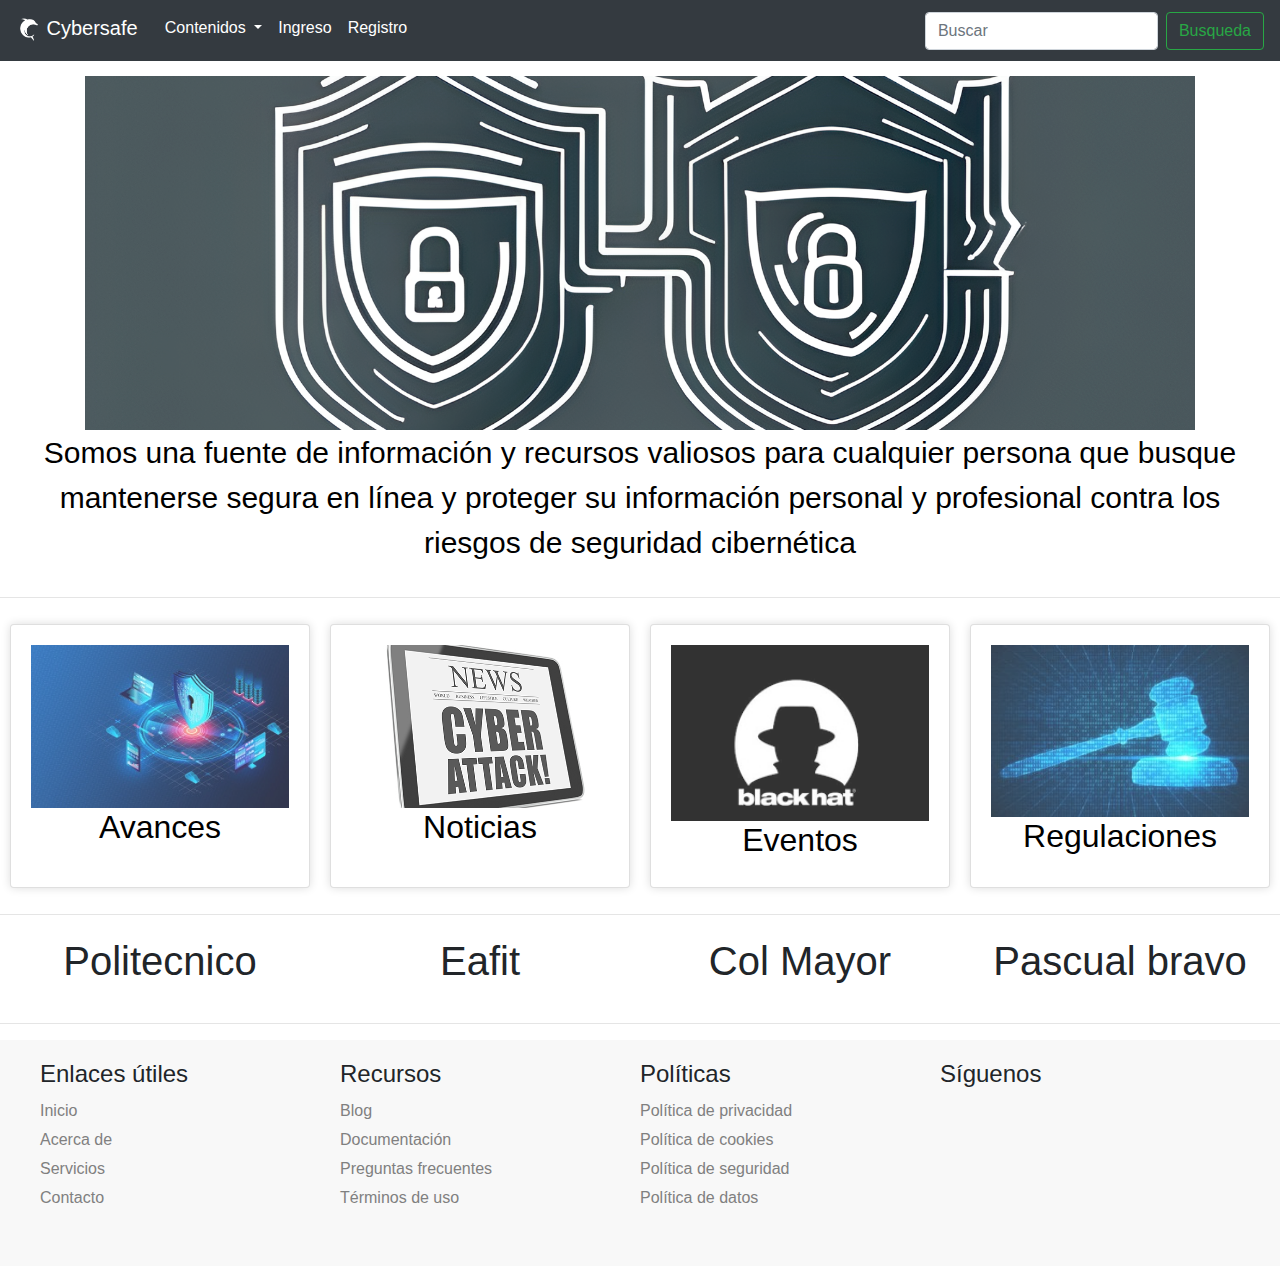
<file: index.html>
<!DOCTYPE html>
<html lang="en">

<head>
    <meta charset="UTF-8">
    <meta http-equiv="X-UA-Compatible" content="IE=edge">
    <meta name="viewport" content="width=device-width, initial-scale=1.0">
    <link rel="stylesheet" href="style.css">
    <link rel="icon" href="images/favicon.ico" type="image/x-icon">
    <link rel="stylesheet" href="https://cdnjs.cloudflare.com/ajax/libs/font-awesome/4.7.0/css/font-awesome.min.css">
     <!-- Bootstrap CSS -->
     <link rel="stylesheet" href="https://cdn.jsdelivr.net/npm/bootstrap@4.0.0/dist/css/bootstrap.min.css" integrity="sha384-Gn5384xqQ1aoWXA+058RXPxPg6fy4IWvTNh0E263XmFcJlSAwiGgFAW/dAiS6JXm" crossorigin="anonymous">
    <title>Cybersafe-educa</title>
</head>

<body>
    <!--
    <header class="encabezado">
        <div class="izquierda">
            <div class="logo">
                <img src="/images/Logo_cybersecurity.png" alt="Logo">
            </div>
            <div class="busqueda">
                <input type="text" class="campo-busqueda" placeholder="Buscar...">
                <button class="boton-busqueda">
                    <img src="/images/lupa.png" alt="Buscar">
                </button>
            </div>
        </div>
        <div class="derecha">
            <a href="" class="texto">INICIO</a>
            <a class="texto">AMENAZAS</a>
            <a class="texto">VIDEOS</a>
            <a class="texto">MI CUENTA</a>
        </div>
    </header>
    -->
    
    <!-- NAV BAR -->
    <nav class="navbar navbar-expand-lg navbar-dark bg-dark">
        <a class="navbar-brand" href="#" style="width: 10%; margin-bottom: auto;">
            
            <img src="images/main-logo.png" alt="texto alternativo de la imagen" style="width: 20%;">
            Cybersafe
        </a>
        <button class="navbar-toggler" type="button" data-toggle="collapse" data-target="#navbarSupportedContent" aria-controls="navbarSupportedContent" aria-expanded="false" aria-label="Toggle navigation">
          <span class="navbar-toggler-icon"></span>
        </button>
      
        <div class="collapse navbar-collapse" id="navbarSupportedContent">
          <ul class="navbar-nav mr-auto">
            <li class="nav-item dropdown active">
                <a class="nav-link dropdown-toggle" href="#" id="navbarDropdown" role="button" data-toggle="dropdown" aria-haspopup="true" aria-expanded="false">
                  Contenidos
                </a>
                <div class="dropdown-menu" aria-labelledby="navbarDropdown">
                  <a class="dropdown-item" href="#">Action</a>
                  <a class="dropdown-item" href="#">Another action</a>
                  <div class="dropdown-divider"></div>
                  <a class="dropdown-item" href="#">Something else here</a>
                </div>
              </li>
            <li class="nav-item active">
              <a class="nav-link" href="#">Ingreso</a>
            </li>
            <li class="nav-item active">
              <a class="nav-link" href="#">Registro</a>
            </li>
          </ul>
          <form class="form-inline my-2 my-lg-0">
            <input class="form-control mr-sm-2" type="search" placeholder="Buscar" aria-label="Search">
            <button class="btn btn-outline-success my-2 my-sm-0" type="submit">
                <!--<img src="images/buscar-nav.png" alt="texto alternativo de la imagen" style="height: auto;">-->
                Busqueda
            </button>
          </form>
        </div>
      </nav>

    <div class="container">
        <img id="image-banner" src="images/ia1.png" alt="texto alternativo de la imagen">
    </div>
    <div class="info1">
        <p class="info">Somos una fuente de información y recursos valiosos para cualquier persona que busque
            mantenerse segura en línea y proteger su información personal y profesional contra los
            riesgos de seguridad cibernética
        </p>
    </div>

    <hr>
    <div id="cards-container">
        <div class="card">
            <a href="https://www.wikipedia.org/"><img class="tamaño" src="images/ADVANCES_300_200.jpg"
                    alt="texto alternativo de la imagen"></a>
            <h2 class="alinear"><a class="subtitulos" href="https://www.wikipedia.org/">Avances </a></h2>
        </div>
        <div class="card">
            <a href=""><img class="tamaño" src="images/cybersecurity-news.jpg" 
                alt="texto alternativo de la imagen"></a>
            <h2 class="alinear"><a class="subtitulos" href="">Noticias </a></h2>
        </div>
        <div class="card">
            <a href=""><img class="tamaño" src="images/EVENTOS_300_200.jpg" 
                alt="texto alternativo de la imagen"></a>
            <h2 class="alinear"><a class="subtitulos" href="">Eventos </a></h2>
        </div>
        <div class="card">
            <a href=""><img class="tamaño" src="images/cybersecurity_laws-300x200.jpg" 
                alt="texto alternativo de la imagen"></a>
            <h2 class="alinear"><a class="subtitulos" href="">Regulaciones </a></h2>
        </div>
    </div>
    <hr>
    <div class="aliados">
        <div class="texto-centrado">
            <p>Politecnico</p>
        </div>
        <div class="texto-centrado">
            <p>Eafit</p>
        </div>
        <div class="texto-centrado">
            <p>Col Mayor</p>
        </div>
        <div class="texto-centrado">
            <p>Pascual bravo</p>
        </div>
    </div>
    <hr>
    <footer class="footer">
        <div class="contenedor">
            <div class="footer-row">
                <div class="footer-column">
                    <h4>Enlaces útiles</h4>
                    <ul>
                        <li><a href="#">Inicio</a></li>
                        <li><a href="#">Acerca de</a></li>
                        <li><a href="#">Servicios</a></li>
                        <li><a href="#">Contacto</a></li>
                    </ul>
                </div>
                <div class="footer-column">
                    <h4>Recursos</h4>
                    <ul>
                        <li><a href="#">Blog</a></li>
                        <li><a href="#">Documentación</a></li>
                        <li><a href="#">Preguntas frecuentes</a></li>
                        <li><a href="#">Términos de uso</a></li>
                    </ul>
                </div>
                <div class="footer-column">
                    <h4>Políticas</h4>
                    <ul>
                        <li><a href="#">Política de privacidad</a></li>
                        <li><a href="#">Política de cookies</a></li>
                        <li><a href="#">Política de seguridad</a></li>
                        <li><a href="#">Política de datos</a></li>
                    </ul>
                </div>
                <div class="footer-column">
                    <h4>Síguenos</h4>
                    <ul class="social-media">
                        <li><a href="#"><i class="fab fa-facebook"></i></a></li>
                        <li><a href="#"><i class="fab fa-twitter"></i></a></li>
                        <li><a href="#"><i class="fab fa-instagram"></i></a></li>
                        <li><a href="#"><i class="fab fa-linkedin"></i></a></li>
                    </ul>
                </div>
            </div>
        </div>
    </footer>

    <script src="https://code.jquery.com/jquery-3.2.1.slim.min.js" integrity="sha384-KJ3o2DKtIkvYIK3UENzmM7KCkRr/rE9/Qpg6aAZGJwFDMVNA/GpGFF93hXpG5KkN" crossorigin="anonymous"></script>
    <script src="https://cdn.jsdelivr.net/npm/popper.js@1.12.9/dist/umd/popper.min.js" integrity="sha384-ApNbgh9B+Y1QKtv3Rn7W3mgPxhU9K/ScQsAP7hUibX39j7fakFPskvXusvfa0b4Q" crossorigin="anonymous"></script>
    <script src="https://cdn.jsdelivr.net/npm/bootstrap@4.0.0/dist/js/bootstrap.min.js" integrity="sha384-JZR6Spejh4U02d8jOt6vLEHfe/JQGiRRSQQxSfFWpi1MquVdAyjUar5+76PVCmYl" crossorigin="anonymous"></script>
</body>

</html>
</file>
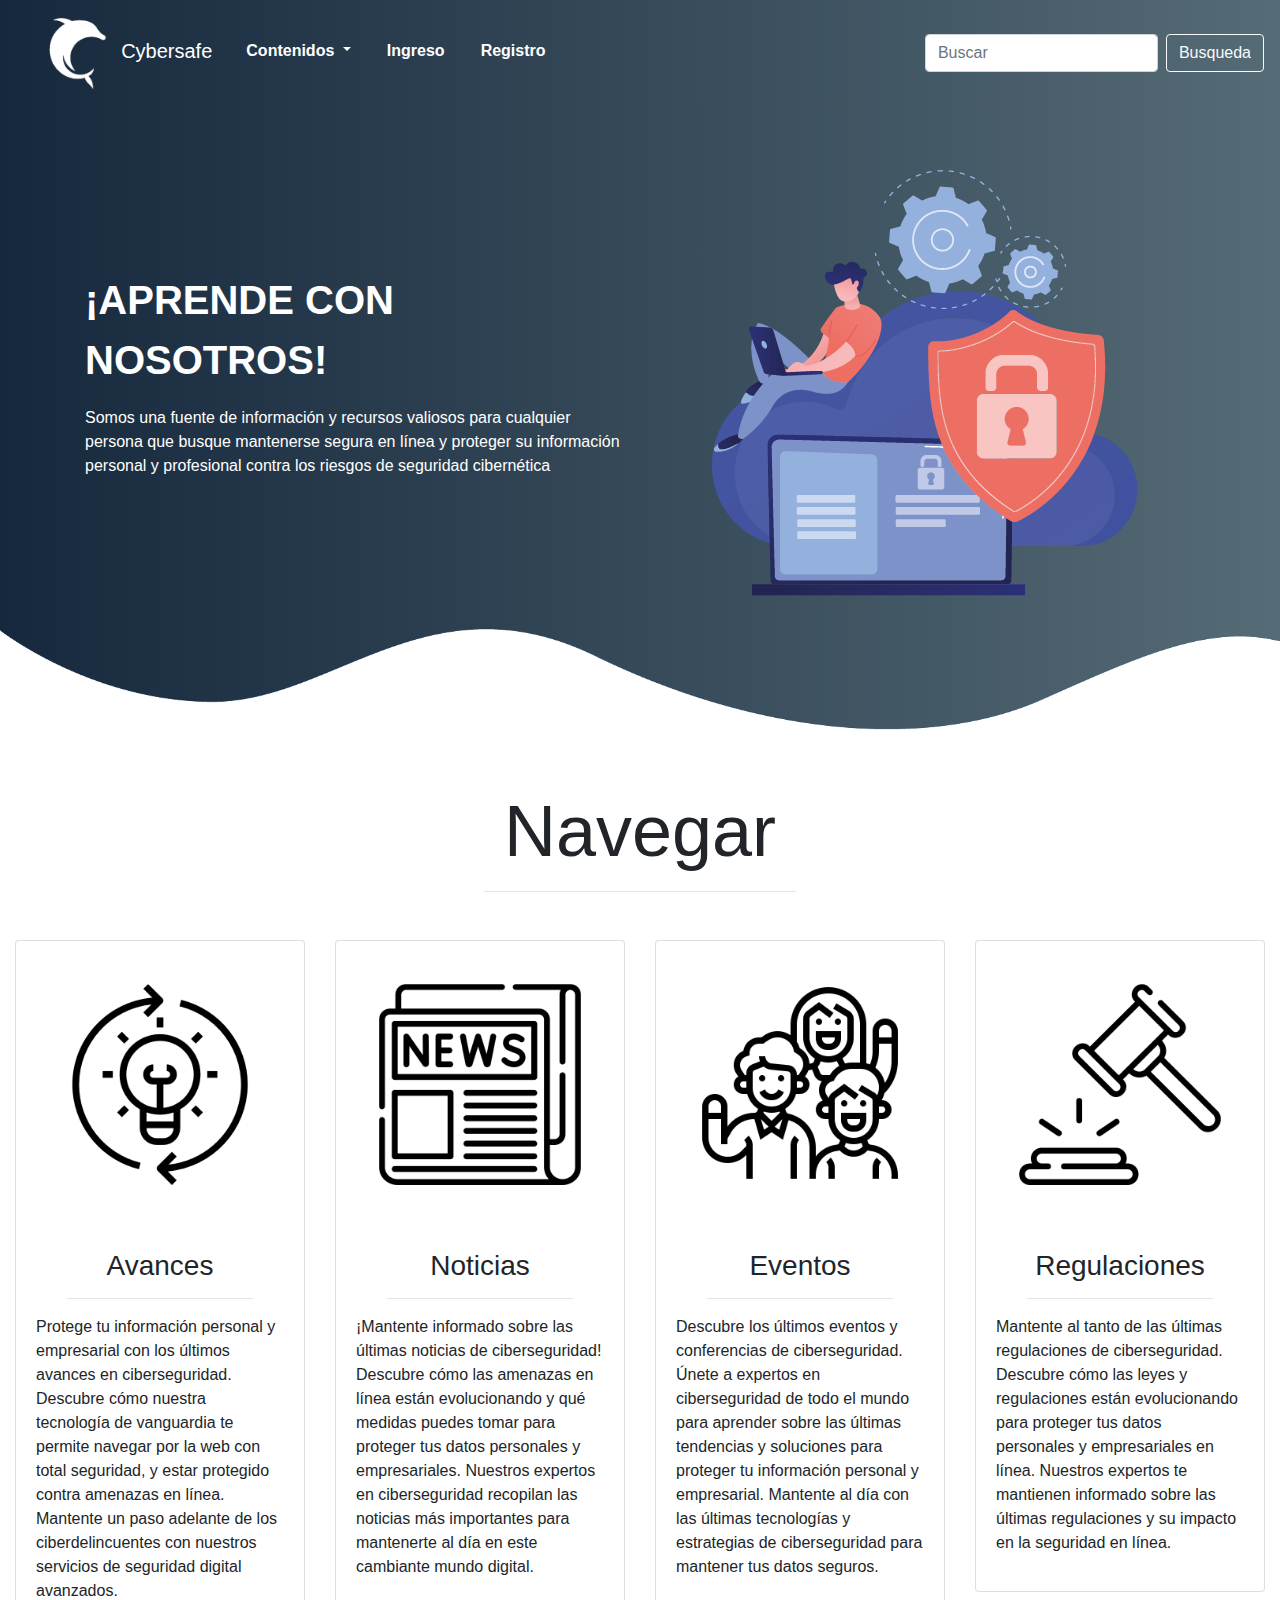
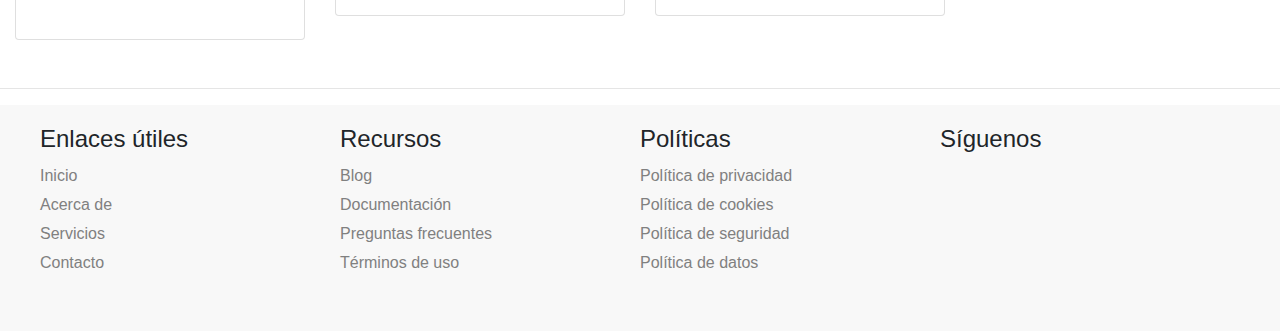
<file: html/index.html>
<!DOCTYPE html>
<html lang="en">

<head>
    <meta charset="UTF-8">
    <meta http-equiv="X-UA-Compatible" content="IE=edge">
    <meta name="viewport" content="width=device-width, initial-scale=1.0">
    <link rel="stylesheet" href="../styles/index.css">
    <link rel="icon" href="../images/favicon.ico" type="image/x-icon">
    <link rel="stylesheet" href="https://cdnjs.cloudflare.com/ajax/libs/font-awesome/4.7.0/css/font-awesome.min.css">
     <!-- Bootstrap CSS -->
    <link rel="stylesheet" href="https://cdn.jsdelivr.net/npm/bootstrap@4.0.0/dist/css/bootstrap.min.css" integrity="sha384-Gn5384xqQ1aoWXA+058RXPxPg6fy4IWvTNh0E263XmFcJlSAwiGgFAW/dAiS6JXm" crossorigin="anonymous">
    <title>Cybersafe-educa</title>
</head>

<body>
    <!-- NAV BAR INICIO-->
    <section id="nav-bar">    
        <nav class="navbar navbar-expand-lg">
        <a class="navbar-brand" href="../html/index.html">
            <img src="../images/main-logo.png" alt="texto alternativo de la imagen">
            Cybersafe
        </a>
        
        <button class="navbar-toggler custom-toggler" type="button" data-toggle="collapse" data-target="#navbarSupportedContent" aria-controls="navbarSupportedContent" aria-expanded="false" aria-label="Toggle navigation">
          <span class="navbar-toggler-icon"></span>
        </button>

        <div class="collapse navbar-collapse" id="navbarSupportedContent">
          <ul class="navbar-nav mr-auto">
            <li class="nav-item dropdown active">
                <a class="nav-link dropdown-toggle" href="#" id="navbarDropdown" role="button" data-toggle="dropdown" aria-haspopup="true" aria-expanded="false">
                  Contenidos
                </a>
                <ul class="dropdown-menu" aria-labelledby="navbarDropdown">
                  <a class="dropdown-item" href="#">Documentación Legal</a>
                  <a class="dropdown-item" href="#">Normatividad</a>
                  <a class="dropdown-item" href="../html/courses.html">Cursos</a>
                  <a class="dropdown-item" href="#">Instituciones</a>
                  <a class="dropdown-item" href="../html/enlacesInteres.html">Enlaces de interes</a>
                  <a class="dropdown-item" href="#">Herramientas</a>
                  <a class="dropdown-item" href="#">Empresarial</a>
                  <a class="dropdown-item" href="#">Desarrollo</a>
                </ul>
              </li>
            <li class="nav-item active">
              <a class="nav-link" id="ingreso">Ingreso</a>
            </li>
            <li class="nav-item active">
              <a class="nav-link" id="registro">Registro</a>
            </li>
          </ul>
          <form class="form-inline my-2 my-lg-0">
            <input class="form-control mr-sm-2" type="search" placeholder="Buscar" aria-label="Search">
            <button class="btn btn-outline-light my-2 my-sm-0" type="submit">Busqueda</button> 
          </form>
        </div>
      </nav>
    </section>
    <!--Banner-->
    <section id="banner">
        <div class="container">
            <div class="row">
                <div class="col-md-6">
                    <p class="promo-title">¡APRENDE CON NOSOTROS!</p>
                    <p>Somos una fuente de información y recursos valiosos para cualquier persona que busque
                        mantenerse segura en línea y proteger su información personal y profesional contra los
                        riesgos de seguridad cibernética</p>
                </div>
                <div class="col-md-6 text-center">
                    <img src="../images/Recurso1.png" class="img-fluid">
                </div>
            </div>
        </div>
        <img src="../images/wave1.png" class="bottom-img">
    </section>    
    <!--Servicios-->
    <section id="services">
        <div class="container-fluid">
            <h1 class="text-center mt-5 display-3 fw-bold">Navegar</h1>
            <hr class="mx-auto mb-5 w-25">            
            <div class="row mb-5">
                <div class="col-12 col-sm-6 col-md-3">
                    <div class="card shadow">
                        <a href="https://www.wikipedia.org/" >
                        <img src="../images/idea.png" alt="" class="card-img-top">
                        <div class="card-body">
                            <h3 class="text-center">Avances</h3>
                            <hr class="mx-auto w-75">
                            <p>
                                Protege tu información personal y empresarial con los últimos avances en ciberseguridad. 
                                Descubre cómo nuestra tecnología de vanguardia te permite navegar por la web con total seguridad,
                                y estar protegido contra amenazas en línea. Mantente un paso adelante de los 
                                ciberdelincuentes con nuestros servicios de seguridad digital avanzados.
                            </p>
                        </div>
                        </a>
                    </div>
                </div>
                <div class="col-12 col-sm-6 col-md-3">
                    <div class="card shadow">
                        <a href="https://www.wikipedia.org/" >
                        <img src="../images/newspaper.png" alt="" class="card-img-top">
                        <div class="card-body">
                            <h3 class="text-center">Noticias</h3>
                            <hr class="mx-auto w-75">
                            <p>
                                ¡Mantente informado sobre las últimas noticias de ciberseguridad! 
                                Descubre cómo las amenazas en línea están evolucionando y qué medidas puedes tomar para proteger tus datos personales y empresariales. 
                                Nuestros expertos en ciberseguridad recopilan las noticias más importantes para mantenerte al día en este cambiante mundo digital.
                            </p>
                        </div>
                        </a>
                    </div>
                    
                </div>
                <div class="col-12 col-sm-6 col-md-3">
                    <div class="card shadow">
                        <a href="https://www.wikipedia.org/" >
                        <img src="../images/reunion.png" alt="" class="card-img-top">
                        <div class="card-body">
                            <h3 class="text-center">Eventos</h3>
                            <hr class="mx-auto w-75">
                            <p>
                                Descubre los últimos eventos y conferencias de ciberseguridad. Únete a expertos en ciberseguridad de todo el mundo para aprender sobre las últimas tendencias
                                y soluciones para proteger tu información personal y empresarial. Mantente al día con las últimas tecnologías y estrategias de ciberseguridad para mantener tus datos seguros.
                            </p>
                        </div>
                        </a>
                    </div>
                    
                </div>
                <div class="col-12 col-sm-6 col-md-3">
                    <div class="card shadow">
                        <a href="https://www.wikipedia.org/" >
                        <img src="../images/gavel.png" alt="" class="card-img-top">
                        <div class="card-body">
                            <h3 class="text-center">Regulaciones</h3>
                            <hr class="mx-auto w-75">
                            <p>
                                Mantente al tanto de las últimas regulaciones de ciberseguridad. 
                                Descubre cómo las leyes y regulaciones están evolucionando para proteger tus datos personales y empresariales en línea. 
                                Nuestros expertos te mantienen informado sobre las últimas regulaciones y su impacto en la seguridad en línea.
                            </p>
                        </div>
                        </a>
                    </div>
                    
                </div>
            </div>
        </div>
    </section>
    <hr>
    <footer class="footer">
        <div class="contenedor">
            <div class="footer-row">
                <div class="footer-column">
                    <h4>Enlaces útiles</h4>
                    <ul>
                        <li><a href="#">Inicio</a></li>
                        <li><a href="#">Acerca de</a></li>
                        <li><a href="#">Servicios</a></li>
                        <li><a href="#">Contacto</a></li>
                    </ul>
                </div>
                <div class="footer-column">
                    <h4>Recursos</h4>
                    <ul>
                        <li><a href="#">Blog</a></li>
                        <li><a href="#">Documentación</a></li>
                        <li><a href="#">Preguntas frecuentes</a></li>
                        <li><a href="#">Términos de uso</a></li>
                    </ul>
                </div>
                <div class="footer-column">
                    <h4>Políticas</h4>
                    <ul>
                        <li><a href="#">Política de privacidad</a></li>
                        <li><a href="#">Política de cookies</a></li>
                        <li><a href="#">Política de seguridad</a></li>
                        <li><a href="#">Política de datos</a></li>
                    </ul>
                </div>
                <div class="footer-column">
                    <h4>Síguenos</h4>
                    <ul class="social-media">
                        <li><a href="#"><i class="fab fa-facebook"></i></a></li>
                        <li><a href="#"><i class="fab fa-twitter"></i></a></li>
                        <li><a href="#"><i class="fab fa-instagram"></i></a></li>
                        <li><a href="#"><i class="fab fa-linkedin"></i></a></li>
                    </ul>
                </div>
            </div>
        </div>
    </footer>
    <script src="https://code.jquery.com/jquery-3.2.1.slim.min.js" integrity="sha384-KJ3o2DKtIkvYIK3UENzmM7KCkRr/rE9/Qpg6aAZGJwFDMVNA/GpGFF93hXpG5KkN" crossorigin="anonymous"></script>
    <script src="https://cdn.jsdelivr.net/npm/popper.js@1.12.9/dist/umd/popper.min.js" integrity="sha384-ApNbgh9B+Y1QKtv3Rn7W3mgPxhU9K/ScQsAP7hUibX39j7fakFPskvXusvfa0b4Q" crossorigin="anonymous"></script>
    <script src="https://cdn.jsdelivr.net/npm/bootstrap@4.0.0/dist/js/bootstrap.min.js" integrity="sha384-JZR6Spejh4U02d8jOt6vLEHfe/JQGiRRSQQxSfFWpi1MquVdAyjUar5+76PVCmYl" crossorigin="anonymous"></script>
    <script src="https://code.jquery.com/jquery-3.6.0.min.js"></script>

    <script>
    $(document).ready(function(){
      
        $("#ingreso").click(function(){
          window.location.href = "login.php";
          return false;
        });

        $("#registro").click(function(){
          window.location.href = "register.php";
          return false;
        });
      });
      </script>

</body>

</html>
</file>
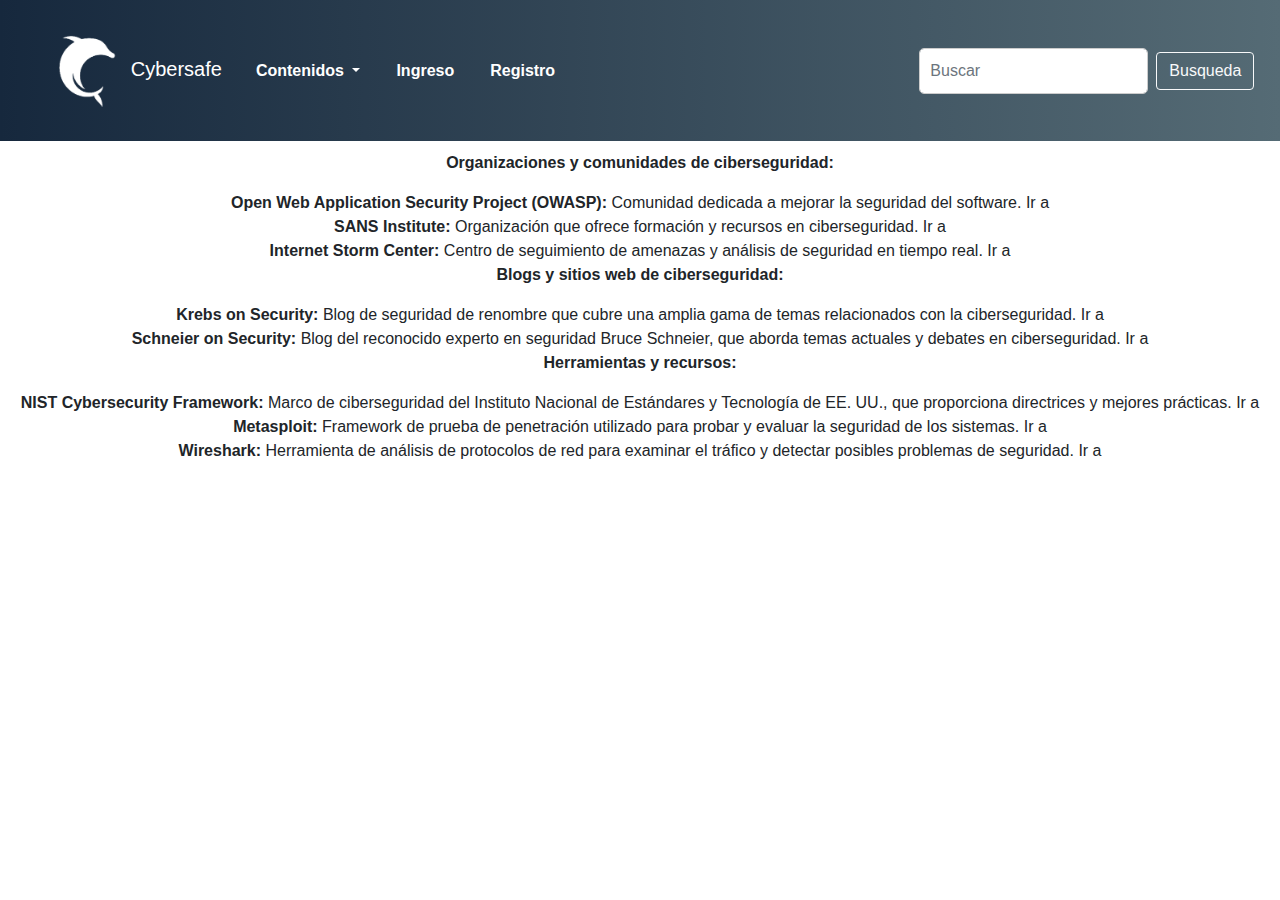
<file: html/enlacesInteres.html>
<!DOCTYPE html>
<html lang="en">

<head>
    <meta charset="UTF-8">
    <meta http-equiv="X-UA-Compatible" content="IE=edge">
    <meta name="viewport" content="width=device-width, initial-scale=1.0">
    <!-- Bootstrap CSS -->
    <link rel="stylesheet" href="https://cdn.jsdelivr.net/npm/bootstrap@4.0.0/dist/css/bootstrap.min.css" integrity="sha384-Gn5384xqQ1aoWXA+058RXPxPg6fy4IWvTNh0E263XmFcJlSAwiGgFAW/dAiS6JXm" crossorigin="anonymous">
    <title>Cybersafe</title>
    <link rel="stylesheet" href="../styles/links.css">
    <link rel="icon" href="../images/favicon.ico" type="image/x-icon">
</head>

<body>
    <section id="nav-bar">    
      <nav class="navbar navbar-expand-lg">
      <a class="navbar-brand" href="../html/index.html">
          <img src="../images/main-logo.png" alt="texto alternativo de la imagen">
          Cybersafe
      </a>
      
      <button class="navbar-toggler custom-toggler" type="button" data-toggle="collapse" data-target="#navbarSupportedContent" aria-controls="navbarSupportedContent" aria-expanded="false" aria-label="Toggle navigation">
        <span class="navbar-toggler-icon"></span>
      </button>

      <div class="collapse navbar-collapse" id="navbarSupportedContent">
        <ul class="navbar-nav mr-auto">
          <li class="nav-item dropdown active">
              <a class="nav-link dropdown-toggle" href="#" id="navbarDropdown" role="button" data-toggle="dropdown" aria-haspopup="true" aria-expanded="false">
                Contenidos
              </a>
              <ul class="dropdown-menu" aria-labelledby="navbarDropdown">
                <a class="dropdown-item" href="#">Documentación Legal</a>
                <a class="dropdown-item" href="#">Normatividad</a>
                <a class="dropdown-item" href="../html/courses.html">Cursos</a>
                <a class="dropdown-item" href="#">Instituciones</a>
                <a class="dropdown-item" href="../html/enlacesInteres.html">Enlaces de interes</a>
                <a class="dropdown-item" href="#">Herramientas</a>
                <a class="dropdown-item" href="#">Empresarial</a>
                <a class="dropdown-item" href="#">Desarrollo</a>
              </ul>
            </li>
            <li class="nav-item active">
              <a class="nav-link" id="ingreso">Ingreso</a>
            </li>
            <li class="nav-item active">
              <a class="nav-link" id="registro">Registro</a>
            </li>
        </ul>
        <form class="form-inline my-2 my-lg-0">
          <input class="form-control mr-sm-2" type="search" placeholder="Buscar" aria-label="Search">
          <button class="btn btn-outline-light my-2 my-sm-0" type="submit">Busqueda</button> 
        </form>
      </div>
    </nav>
  </section>
  
    <div class="container-links">
      <p><b>Organizaciones y comunidades de ciberseguridad:</b></p>
      <div><b>Open Web Application Security Project (OWASP):</b> Comunidad dedicada a mejorar la seguridad del software. <a href="https://owasp.org/">Ir a</a></div>
      <div><b>SANS Institute:</b> Organización que ofrece formación y recursos en ciberseguridad. <a href="https://www.sans.org/">Ir a</a></div>
      <div><b>Internet Storm Center:</b> Centro de seguimiento de amenazas y análisis de seguridad en tiempo real. <a href="https://isc.sans.edu/">Ir a</a></div>
      
      <p><b>Blogs y sitios web de ciberseguridad:</b></p>
      <div><b>Krebs on Security:</b> Blog de seguridad de renombre que cubre una amplia gama de temas relacionados con la ciberseguridad. <a href="https://krebsonsecurity.com/">Ir a</a></div>
      <div><b>Schneier on Security:</b>  Blog del reconocido experto en seguridad Bruce Schneier, que aborda temas actuales y debates en ciberseguridad. <a href="https://www.schneier.com/">Ir a</a></div>
    
      <p><b>Herramientas y recursos:</b></p>
      <div><b>NIST Cybersecurity Framework: </b> Marco de ciberseguridad del Instituto Nacional de Estándares y Tecnología de EE. UU., que proporciona directrices y mejores prácticas. <a href="https://www.nist.gov/cyberframework">Ir a</a></div>
      <div><b>Metasploit:</b>  Framework de prueba de penetración utilizado para probar y evaluar la seguridad de los sistemas. <a href="https://www.metasploit.com/">Ir a</a></div>
      <div><b>Wireshark:</b> Herramienta de análisis de protocolos de red para examinar el tráfico y detectar posibles problemas de seguridad. <a href="https://www.wireshark.org/">Ir a</a></div>
    </div>

    <script src="https://code.jquery.com/jquery-3.2.1.slim.min.js" integrity="sha384-KJ3o2DKtIkvYIK3UENzmM7KCkRr/rE9/Qpg6aAZGJwFDMVNA/GpGFF93hXpG5KkN" crossorigin="anonymous"></script>
    <script src="https://cdn.jsdelivr.net/npm/popper.js@1.12.9/dist/umd/popper.min.js" integrity="sha384-ApNbgh9B+Y1QKtv3Rn7W3mgPxhU9K/ScQsAP7hUibX39j7fakFPskvXusvfa0b4Q" crossorigin="anonymous"></script>
    <script src="https://cdn.jsdelivr.net/npm/bootstrap@4.0.0/dist/js/bootstrap.min.js" integrity="sha384-JZR6Spejh4U02d8jOt6vLEHfe/JQGiRRSQQxSfFWpi1MquVdAyjUar5+76PVCmYl" crossorigin="anonymous"></script>
    <script>
      $(document).ready(function(){
        
          $("#ingreso").click(function(){
            window.location.href = "login.php";
            return false;
          });
  
          $("#registro").click(function(){
            window.location.href = "register.php";
            return false;
          });
        });
        </script>
</body>

</html>
</file>
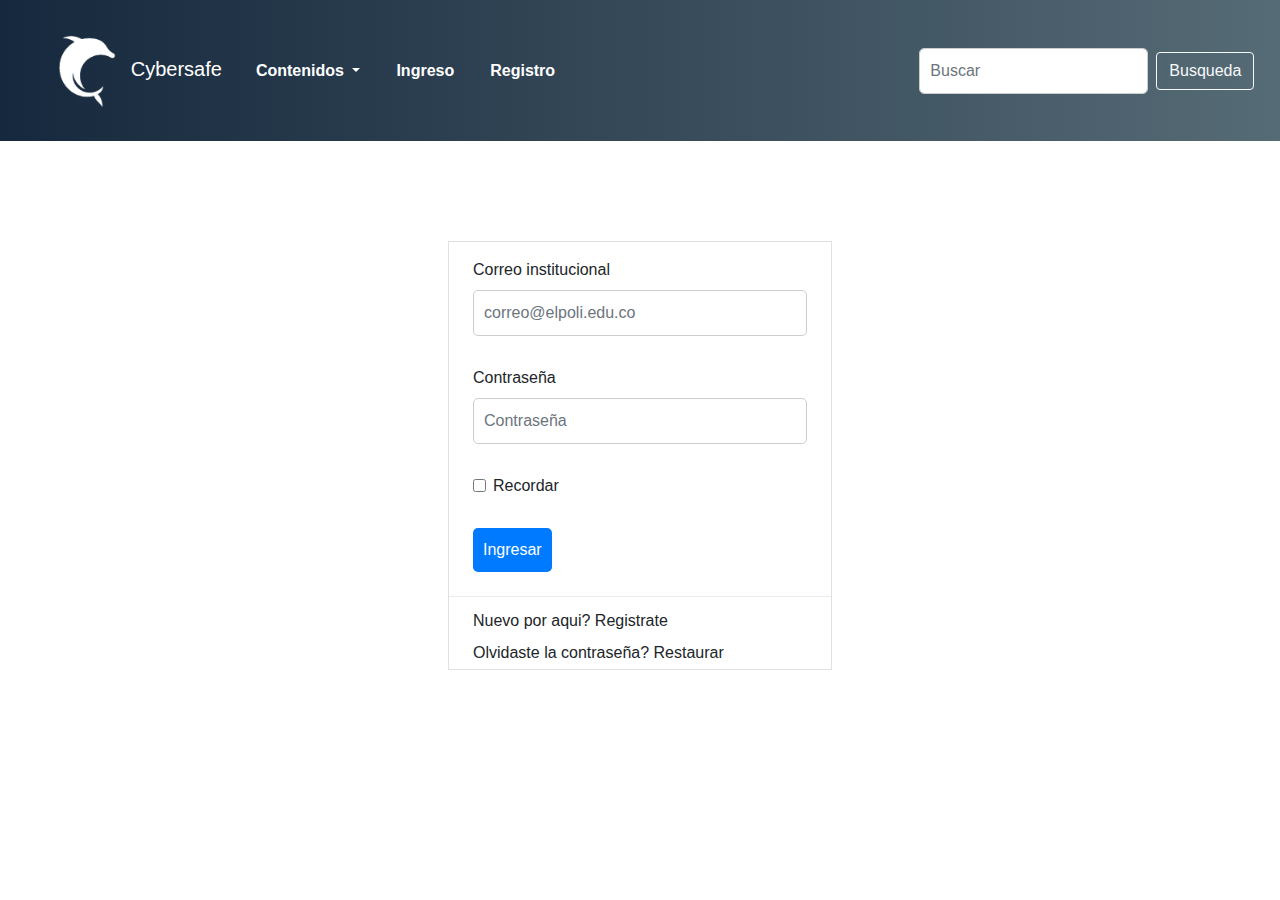
<file: html/login.html>
<!DOCTYPE html>
<html lang="en">

<head>
    <meta charset="UTF-8">
    <meta http-equiv="X-UA-Compatible" content="IE=edge">
    <meta name="viewport" content="width=device-width, initial-scale=1.0">
    <!-- Bootstrap CSS -->
    <link rel="stylesheet" href="https://cdn.jsdelivr.net/npm/bootstrap@4.0.0/dist/css/bootstrap.min.css" integrity="sha384-Gn5384xqQ1aoWXA+058RXPxPg6fy4IWvTNh0E263XmFcJlSAwiGgFAW/dAiS6JXm" crossorigin="anonymous">
    <title>Cybersafe Educa</title>
    <link rel="stylesheet" href="../styles/login.css">
    <link rel="icon" href="../images/favicon.ico" type="image/x-icon">
</head>

<body>
    <section id="nav-bar">    
      <nav class="navbar navbar-expand-lg">
      <a class="navbar-brand" href="../html/index.html">
          <img src="../images/main-logo.png" alt="texto alternativo de la imagen">
          Cybersafe
      </a>
      
      <button class="navbar-toggler custom-toggler" type="button" data-toggle="collapse" data-target="#navbarSupportedContent" aria-controls="navbarSupportedContent" aria-expanded="false" aria-label="Toggle navigation">
        <span class="navbar-toggler-icon"></span>
      </button>

      <div class="collapse navbar-collapse" id="navbarSupportedContent">
        <ul class="navbar-nav mr-auto">
          <li class="nav-item dropdown active">
              <a class="nav-link dropdown-toggle" href="#" id="navbarDropdown" role="button" data-toggle="dropdown" aria-haspopup="true" aria-expanded="false">
                Contenidos
              </a>
              <ul class="dropdown-menu" aria-labelledby="navbarDropdown">
                <a class="dropdown-item" href="#">Documentación Legal</a>
                <a class="dropdown-item" href="#">Normatividad</a>
                <a class="dropdown-item" href="../html/courses.html">Cursos</a>
                <a class="dropdown-item" href="#">Instituciones</a>
                <a class="dropdown-item" href="../html/enlacesInteres.html">Enlaces de interes</a>
                <a class="dropdown-item" href="#">Herramientas</a>
                <a class="dropdown-item" href="#">Empresarial</a>
                <a class="dropdown-item" href="#">Desarrollo</a>
              </ul>
            </li>
          <li class="nav-item active">
            <a class="nav-link" href="../html/login.html">Ingreso</a>
          </li>
          <li class="nav-item active">
            <a class="nav-link" href="../html/register.html">Registro</a>
          </li>
        </ul>
        <form class="form-inline my-2 my-lg-0">
          <input class="form-control mr-sm-2" type="search" placeholder="Buscar" aria-label="Search">
          <button class="btn btn-outline-light my-2 my-sm-0" type="submit">Busqueda</button> 
        </form>
      </div>
    </nav>
  </section>
  
    <div class="container-login">
        <div class="border">
            <div class="form-login">
                <form class="px-4 py-3">
                <div class="form-group">
                    <label for="exampleDropdownFormEmail1">Correo institucional</label>
                    <input type="email" class="form-control" id="exampleDropdownFormEmail1" placeholder="correo@elpoli.edu.co">
                </div>
                <div class="form-group">
                    <label for="exampleDropdownFormPassword1">Contraseña</label>
                    <input type="password" class="form-control" id="exampleDropdownFormPassword1" placeholder="Contraseña">
                </div>
                <div class="form-group">
                    <div class="form-check">
                    <input type="checkbox" class="form-check-input" id="dropdownCheck">
                    <label class="form-check-label" for="dropdownCheck">
                        Recordar
                    </label>
                    </div>
                </div>
                <button type="submit" class="btn-summit btn-primary">Ingresar</button>
                </form>
                <div class="dropdown-divider"></div>
                <a class="dropdown-item" href="../html/register.html">Nuevo por aqui? Registrate</a>
                <a class="dropdown-item" href="#">Olvidaste la contraseña? Restaurar</a>
            </div>
        </div>
    </div>

    <script src="https://code.jquery.com/jquery-3.2.1.slim.min.js" integrity="sha384-KJ3o2DKtIkvYIK3UENzmM7KCkRr/rE9/Qpg6aAZGJwFDMVNA/GpGFF93hXpG5KkN" crossorigin="anonymous"></script>
    <script src="https://cdn.jsdelivr.net/npm/popper.js@1.12.9/dist/umd/popper.min.js" integrity="sha384-ApNbgh9B+Y1QKtv3Rn7W3mgPxhU9K/ScQsAP7hUibX39j7fakFPskvXusvfa0b4Q" crossorigin="anonymous"></script>
    <script src="https://cdn.jsdelivr.net/npm/bootstrap@4.0.0/dist/js/bootstrap.min.js" integrity="sha384-JZR6Spejh4U02d8jOt6vLEHfe/JQGiRRSQQxSfFWpi1MquVdAyjUar5+76PVCmYl" crossorigin="anonymous"></script>
</body>

</html>
</file>
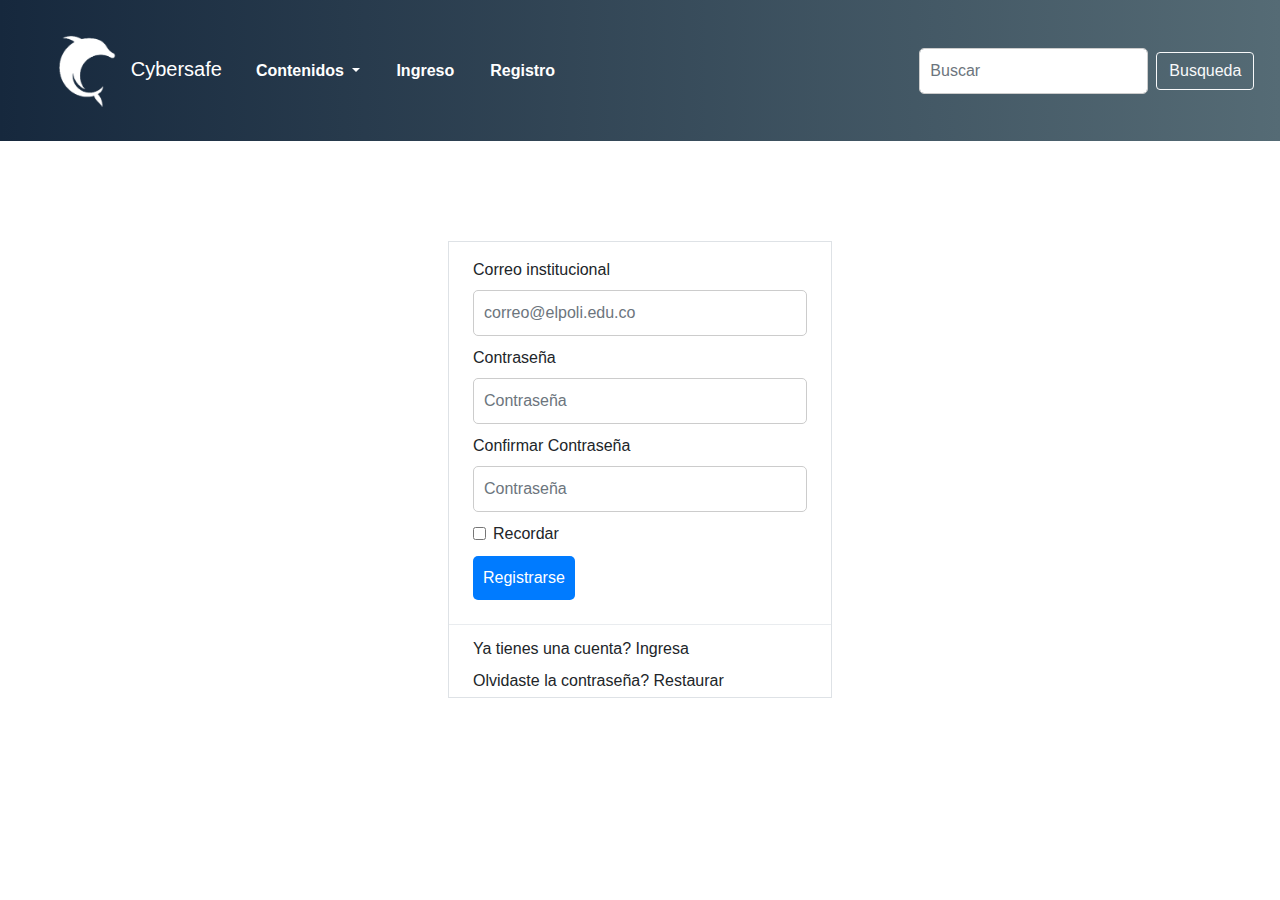
<file: html/register.html>
<!DOCTYPE html>
<html lang="en">

<head>
    <meta charset="UTF-8">
    <meta http-equiv="X-UA-Compatible" content="IE=edge">
    <meta name="viewport" content="width=device-width, initial-scale=1.0">
    <!-- Bootstrap CSS -->
    <link rel="stylesheet" href="https://cdn.jsdelivr.net/npm/bootstrap@4.0.0/dist/css/bootstrap.min.css" integrity="sha384-Gn5384xqQ1aoWXA+058RXPxPg6fy4IWvTNh0E263XmFcJlSAwiGgFAW/dAiS6JXm" crossorigin="anonymous">
    <title>Cybersafe-Register</title>
    <link rel="stylesheet" href="../styles/register.css">
    <link rel="icon" href="../images/favicon.ico" type="image/x-icon">
</head>

<body>
    <section id="nav-bar">    
      <nav class="navbar navbar-expand-lg">
      <a class="navbar-brand" href="../html/index.html">
          <img src="../images/main-logo.png" alt="texto alternativo de la imagen">
          Cybersafe
      </a>
      
      <button class="navbar-toggler custom-toggler" type="button" data-toggle="collapse" data-target="#navbarSupportedContent" aria-controls="navbarSupportedContent" aria-expanded="false" aria-label="Toggle navigation">
        <span class="navbar-toggler-icon"></span>
      </button>

      <div class="collapse navbar-collapse" id="navbarSupportedContent">
        <ul class="navbar-nav mr-auto">
          <li class="nav-item dropdown active">
              <a class="nav-link dropdown-toggle" href="#" id="navbarDropdown" role="button" data-toggle="dropdown" aria-haspopup="true" aria-expanded="false">
                Contenidos
              </a>
              <ul class="dropdown-menu" aria-labelledby="navbarDropdown">
                <a class="dropdown-item" href="#">Documentación Legal</a>
                <a class="dropdown-item" href="#">Normatividad</a>
                <a class="dropdown-item" href="../html/courses.html">Cursos</a>
                <a class="dropdown-item" href="#">Instituciones</a>
                <a class="dropdown-item" href="../html/enlacesInteres.html">Enlaces de interes</a>
                <a class="dropdown-item" href="#">Herramientas</a>
                <a class="dropdown-item" href="#">Empresarial</a>
                <a class="dropdown-item" href="#">Desarrollo</a>
              </ul>
            </li>
          <li class="nav-item active">
            <a class="nav-link" href="../html/login.html">Ingreso</a>
          </li>
          <li class="nav-item active">
            <a class="nav-link" href="../html/register.html">Registro</a>
          </li>
        </ul>
        <form class="form-inline my-2 my-lg-0">
          <input class="form-control mr-sm-2" type="search" placeholder="Buscar" aria-label="Search">
          <button class="btn btn-outline-light my-2 my-sm-0" type="submit">Busqueda</button> 
        </form>
      </div>
    </nav>
  </section>

    <div class="container-login">
        <div class="border">
            <div class="form-login">
                <form class="px-4 py-3">
                <div class="form-group">
                    <label for="exampleDropdownFormEmail1">Correo institucional</label>
                    <input type="email" class="form-control" id="exampleDropdownFormEmail1" placeholder="correo@elpoli.edu.co">
                </div>
                <div class="form-group">
                    <label for="exampleDropdownFormPassword1">Contraseña</label>
                    <input type="password" class="form-control" id="exampleDropdownFormPassword1" placeholder="Contraseña">
                </div>
                <div class="form-group">
                    <label for="exampleDropdownFormPassword1">Confirmar Contraseña</label>
                    <input type="password" class="form-control" id="exampleDropdownFormPassword1" placeholder="Contraseña">
                </div>
                <div class="form-group">
                    <div class="form-check">
                    <input type="checkbox" class="form-check-input" id="dropdownCheck">
                    <label class="form-check-label" for="dropdownCheck">
                        Recordar
                    </label>
                    </div>
                </div>
                <button type="submit" class="btn-summit btn-primary">Registrarse</button>
                </form>
                <div class="dropdown-divider"></div>
                <a class="dropdown-item" href="../html/login.html">Ya tienes una cuenta? Ingresa</a>
                <a class="dropdown-item" href="#">Olvidaste la contraseña? Restaurar</a>
            </div>
        </div>
    </div>

    <script src="https://code.jquery.com/jquery-3.2.1.slim.min.js" integrity="sha384-KJ3o2DKtIkvYIK3UENzmM7KCkRr/rE9/Qpg6aAZGJwFDMVNA/GpGFF93hXpG5KkN" crossorigin="anonymous"></script>
    <script src="https://cdn.jsdelivr.net/npm/popper.js@1.12.9/dist/umd/popper.min.js" integrity="sha384-ApNbgh9B+Y1QKtv3Rn7W3mgPxhU9K/ScQsAP7hUibX39j7fakFPskvXusvfa0b4Q" crossorigin="anonymous"></script>
    <script src="https://cdn.jsdelivr.net/npm/bootstrap@4.0.0/dist/js/bootstrap.min.js" integrity="sha384-JZR6Spejh4U02d8jOt6vLEHfe/JQGiRRSQQxSfFWpi1MquVdAyjUar5+76PVCmYl" crossorigin="anonymous"></script>
</body>

</html>
</file>
<file: style.css>
html {
  margin: 0%;
}

body {
}

.encabezado {
  display: flex;
  align-items: center;
  justify-content: space-between;
  padding: 20px;
  background-color: rgba(64, 180, 252, 0.541);
  margin: -8px;
}

.izquierda {
  display: flex;
  align-items: center;
}

.logo {

}
.logo img {
  height: 25px;
}

.busqueda {
  margin-left: 20px;
  display: flex;
  align-items: center;
  
}

.campo-busqueda {

}

.boton-busqueda {
  margin-left: 3px;
  /*border-radius: 3px 3px 3px 3px;*/
}

.boton-busqueda img {
  height: 11px;
}
.derecha {
  display: flex;
}

.derecha a {
  margin-left: 20px;
}

.texto {
  text-decoration: none;
  color: black;
}

/* Estilos para los textos a la derecha en pantallas pequeñas */
@media (max-width: 767px) {
  .encabezado {
    flex-wrap: wrap;
  }

  .busqueda {
    margin-left: 0;
    margin-top: 20px;
  }

  .derecha {
    margin-top: 20px;
  }

  .derecha span {
    margin-left: 0;
    margin-right: 10px;
  }
}

  
/*CUERPO IMAGENEN PRINCIPAL*/
.container{
  display: flex;
  justify-content: center;
  margin-top: 15px;
}

#image-banner{
  width: 100%;
  height: auto;
}

/*INFORMACIÓN DE LA PAGINA*/
.info1 {
    display: flex;
    margin-left: 10px;
    margin-right: 10px;
}

.info {
    font-size: 30px;
    text-align: center;
    color: black;
    
}

/*SECCION DE TARJETAS*/
#cards-container {
    display: flex;
    flex-wrap: wrap;
    justify-content: space-between;
    align-items: stretch;
  }
  
  .card {
    flex-basis: 300px;
    margin: 10px;
    padding: 20px;
    border: 1px solid #ddd;
    box-shadow: 0px 0px 10px #ddd;
  }
  
  .tamaño {
    background-image: url(images/mario.jpg);
    background-repeat: no-repeat;
    background-size: cover;
    background-position: center;
    width: 100%;
    opacity: 0.8;
}

.alinear {
    text-align: center;
  
}

.subtitulos {
    text-decoration: none;
    color: black;
    
}

/*ALIADOS*/
.aliados {
    display: flex;
    justify-content: space-between;
    font-size: 40px;
}

.texto-centrado {
  flex: 1;
  text-align: center;
}

/*FOOTER*/
.footer {
  background-color: #f8f8f8;
  padding: 20px;
}

.contenedor {
  max-width: 1200px;
  margin: 0 auto;
}

.footer-row {
  display: flex;
  justify-content: space-between;
  flex-wrap: wrap;
}

.footer-column {
  flex: 1 0 25%;
  margin-bottom: 20px;
}

.footer-column h4 {
  margin-top: 0;
  margin-bottom: 10px;
}

ul {
  list-style-type: none;
  margin: 0;
  padding: 0;
}

ul li {
  margin-bottom: 5px;
  text-decoration: none;
}

ul li a {
  text-decoration: none;
  color: gray;
}


.social-media {
  display: flex;
  justify-content: flex-end;
}

.social-media li {
  margin-left: 10px;
}

/* Estilos para los íconos de redes sociales (Font Awesome) */
.fa {
  display: inline-block;
  font-size: 20px;
}
</file>
<file: styles/index.css>
html {
  margin: 0;
  padding: 0;
  box-sizing: border-box;
}

a{
  color: inherit; 
  text-decoration: inherit; 
}

body {
  font-family: sans-serif;
}

#ingreso,
#registro{
  color: white;
  cursor: pointer;
}

/*Estilos para el navbar*/
#nav-bar{
  position: sticky;
  top:0;
  z-index: 10;
}

.navbar{
  background-image: linear-gradient(to right, #16283D,#556B75);
  padding: 0;
}

.navbar-brand{
  color: #fff;
}

.navbar-brand img{
  height: 80px;
  padding-left: 20px;
}

.custom-toggler.navbar-toggler{
  border-color: #fff;
}

.custom-toggler .navbar-toggler-icon {
  background-image: url("data:image/svg+xml;charset=utf8,%3Csvg viewBox='0 0 32 32' xmlns='http://www.w3.org/2000/svg'%3E%3Cpath stroke='rgba(255,255,255)' stroke-width='2' stroke-linecap='round' stroke-miterlimit='10' d='M4 8h24M4 16h24M4 24h24'/%3E%3C/svg%3E");
}

.navbar-nav li{
  padding: 0 10px;
}

.navbar-nav a{
  color: #fff;
  font-weight: 600;
}

.navbar-nav .dropdown-menu
{ 
  background-color: #16283d!important;
}


/* Estilos para los textos a la derecha en pantallas pequeñas */
@media (max-width: 767px) {
  .encabezado {
    flex-wrap: wrap;
  }

  .busqueda {
    margin-left: 0;
    margin-top: 20px;
  }

  .derecha {
    margin-top: 20px;
  }

  .derecha span {
    margin-left: 0;
    margin-right: 10px;
  }
}

  
/*Banner */
#banner{
  background-image:linear-gradient(to right, #16283D,#556B75); 
  color: #fff;
  padding-top: 5%;
}

.promo-title{
  font-size: 40px;
  font-weight: 600;
  margin-top: 100px;
}

.img-fluid{
  padding-bottom: 5%;
}

.bottom-img{
  width: 100%;
}

.card-img-top{
  padding: 15%;
}

.card::before{
  content: "";
  position: absolute;
  left: -100%;
  top: 0%;
  background: #16283D;
  width: 100%;
  height: 100%;
  transition: 0.5s;
  z-index: -1;
}

.card{
  z-index: 1;
  overflow: hidden;
  transition: .5s;
}

.card:hover{
 color: #fff;
}

.card:hover::before{
  left: 0%;
}

.card a{
  color: inherit; 
  text-decoration: inherit; 
}

.card a:hover{
  color: inherit; 
  text-decoration: inherit; 
}

/*ALIADOS*/
.aliados {
    display: flex;
    justify-content: space-between;
    font-size: 40px;
}

.texto-centrado {
  flex: 1;
  text-align: center;
}

/*FOOTER*/
.footer {
  background-color: #f8f8f8;
  padding: 20px;
}

.contenedor {
  max-width: 1200px;
  margin: 0 auto;
}

.footer-row {
  display: flex;
  justify-content: space-between;
  flex-wrap: wrap;
}

.footer-column {
  flex: 1 0 25%;
  margin-bottom: 20px;
}

.footer-column h4 {
  margin-top: 0;
  margin-bottom: 10px;
}

ul {
  list-style-type: none;
  margin: 0;
  padding: 0;
}

ul li {
  margin-bottom: 5px;
  text-decoration: none;
}

ul li a {
  text-decoration: none;
  color: gray;
}


.social-media {
  display: flex;
  justify-content: flex-end;
}

.social-media li {
  margin-left: 10px;
}

/* Estilos para los íconos de redes sociales (Font Awesome) */
.fa {
  display: inline-block;
  font-size: 20px;
}
</file>
<file: styles/links.css>
html {
  margin: 0;
  padding: 0;
  box-sizing: border-box;
}

a{
  color: inherit; 
  text-decoration: inherit; 
}

body {
  font-family: sans-serif;
}
#ingreso,
#registro{
  color: white;
  cursor: pointer;
}


/*Estilos para el navbar*/
#nav-bar{
  position: sticky;
  top:0;
  z-index: 10;
}

.navbar{
  background-image: linear-gradient(to right, #16283D,#556B75);
  padding: 2%;
}

.navbar-brand{
  color: #fff;
}

.navbar-brand img{
  height: 80px;
  padding-left: 20px;
}

.custom-toggler.navbar-toggler{
  border-color: #fff;
}

.custom-toggler .navbar-toggler-icon {
  background-image: url("data:image/svg+xml;charset=utf8,%3Csvg viewBox='0 0 32 32' xmlns='http://www.w3.org/2000/svg'%3E%3Cpath stroke='rgba(255,255,255)' stroke-width='2' stroke-linecap='round' stroke-miterlimit='10' d='M4 8h24M4 16h24M4 24h24'/%3E%3C/svg%3E");
}

.navbar-nav li{
  padding: 0 10px;
}

.navbar-nav a{
  color: #fff;
  font-weight: 600;
}

.navbar-nav .dropdown-menu
{ 
  background-color: #16283d!important;
}

.border{
  width: 30%;
}

.form-login{
  width: 100%;
}

.container-links{
    display: flex;
    flex-direction: column;
    align-items: center;
    justify-content: center;
    margin-top: 10px;
  }
  
  .avatar {
    width: 150px;
    height: 150px;
    margin-bottom: 20px;
    border-radius: 50%;
    overflow: hidden;
  }
  
  .avatar img {
    width: 100%;
    height: 100%;
    object-fit: cover;
    
  }
  
  .fondo {
    box-shadow: 0 0 40px #4134a8;
    background-color: #fff;
    padding: 80px;
    display: flex;
    flex-direction: column;
    align-items: center;
    justify-content: center;
  }
  .form-group {
    margin-bottom: 10px;
  }
  
  .form-control {
    width: 100%;
    padding: 10px;
    border-radius: 5px;
    border: 1px solid #ccc;
  }
  
  .register-link {
    text-decoration: none;
    color: #007bff;
  }
  
  .btn-summit {
    padding: 10px;
    border-radius: 5px;
    border: none;
    color: #fff;
    background-color: #007bff;
    cursor: pointer;
  }
  
  .btn:hover {
    background-color: #0069d9;
  }
</file>
<file: styles/login.css>
html {
  margin: 0;
  padding: 0;
  box-sizing: border-box;
}

a{
  color: inherit; 
  text-decoration: inherit; 
}

body {
  font-family: sans-serif;
}
#ingreso,
#registro{
  color: white;
  cursor: pointer;
}


/*Estilos para el navbar*/
#nav-bar{
  position: sticky;
  top:0;
  z-index: 10;
}

.navbar{
  background-image: linear-gradient(to right, #16283D,#556B75);
  padding: 2%;
}

.navbar-brand{
  color: #fff;
}

.navbar-brand img{
  height: 80px;
  padding-left: 20px;
}

.custom-toggler.navbar-toggler{
  border-color: #fff;
}

.custom-toggler .navbar-toggler-icon {
  background-image: url("data:image/svg+xml;charset=utf8,%3Csvg viewBox='0 0 32 32' xmlns='http://www.w3.org/2000/svg'%3E%3Cpath stroke='rgba(255,255,255)' stroke-width='2' stroke-linecap='round' stroke-miterlimit='10' d='M4 8h24M4 16h24M4 24h24'/%3E%3C/svg%3E");
}

.navbar-nav li{
  padding: 0 10px;
}

.navbar-nav a{
  color: #fff;
  font-weight: 600;
}

.navbar-nav .dropdown-menu
{ 
  background-color: #16283d!important;
}


.container-login{
  display: flex;
  justify-content: center;
  margin-top: 100px;
  
  
}

.border{
  width: 30%;
}

.form-login{
  width: 100%;
}


.container {
    display: flex;
    flex-direction: column;
    align-items: center;
    justify-content: center;
    height: 100vh;
    
  }
  
  .avatar {
    width: 150px;
    height: 150px;
    margin-bottom: 20px;
    border-radius: 50%;
    overflow: hidden;
  }
  
  .avatar img {
    width: 100%;
    height: 100%;
    object-fit: cover;
    
  }
  
  .fondo {
    box-shadow: 0 0 40px #4134a8;
    background-color: #fff;
    padding: 80px;
    display: flex;
    flex-direction: column;
    align-items: center;
    justify-content: center;
  }
  .form-group {
    margin-bottom: 30px;
  }
  
  .form-control {
    width: 100%;
    padding: 10px;
    border-radius: 5px;
    border: 1px solid #ccc;
  }
  
  .register-link {
    text-decoration: none;
    color: #007bff;
  }
  
  .btn-summit {
    padding: 10px;
    border-radius: 5px;
    border: none;
    color: #fff;
    background-color: #007bff;
    cursor: pointer;
  }
  
  .btn:hover {
    background-color: #0069d9;
  }
</file>
<file: styles/register.css>
html {
  margin: 0;
  padding: 0;
  box-sizing: border-box;
}

a{
  color: inherit; 
  text-decoration: inherit; 
}

body {
  font-family: sans-serif;
}

/*Estilos para el navbar*/
#nav-bar{
  position: sticky;
  top:0;
  z-index: 10;
}

.navbar{
  background-image: linear-gradient(to right, #16283D,#556B75);
  padding: 2%;
}

.navbar-brand{
  color: #fff;
}

.navbar-brand img{
  height: 80px;
  padding-left: 20px;
}

.custom-toggler.navbar-toggler{
  border-color: #fff;
}

.custom-toggler .navbar-toggler-icon {
  background-image: url("data:image/svg+xml;charset=utf8,%3Csvg viewBox='0 0 32 32' xmlns='http://www.w3.org/2000/svg'%3E%3Cpath stroke='rgba(255,255,255)' stroke-width='2' stroke-linecap='round' stroke-miterlimit='10' d='M4 8h24M4 16h24M4 24h24'/%3E%3C/svg%3E");
}

.navbar-nav li{
  padding: 0 10px;
}

.navbar-nav a{
  color: #fff;
  font-weight: 600;
}

.navbar-nav .dropdown-menu
{ 
  background-color: #16283d!important;
}

.nav-item{
  color:white;
}

#ingreso,
#registro{
  color: white;
  cursor: pointer;
}



.container-login{
  display: flex;
  justify-content: center;
  margin-top: 100px;
  
  
}

.border{
  width: 30%;
}

.form-login{
  width: 100%;
}


.container {
    display: flex;
    flex-direction: column;
    align-items: center;
    justify-content: center;
    height: 100vh;
    
  }
  
  .avatar {
    width: 150px;
    height: 150px;
    margin-bottom: 20px;
    border-radius: 50%;
    overflow: hidden;
  }
  
  .avatar img {
    width: 100%;
    height: 100%;
    object-fit: cover;
    
  }
  
  .fondo {
    box-shadow: 0 0 40px #4134a8;
    background-color: #fff;
    padding: 80px;
    display: flex;
    flex-direction: column;
    align-items: center;
    justify-content: center;
  }
  .form-group {
    margin-bottom: 10px;
  }
  
  .form-control {
    width: 100%;
    padding: 10px;
    border-radius: 5px;
    border: 1px solid #ccc;
  }
  
  .register-link {
    text-decoration: none;
    color: #007bff;
  }
  
  .btn-summit {
    padding: 10px;
    border-radius: 5px;
    border: none;
    color: #fff;
    background-color: #007bff;
    cursor: pointer;
  }
  
  .btn:hover {
    background-color: #0069d9;
  }
</file>
